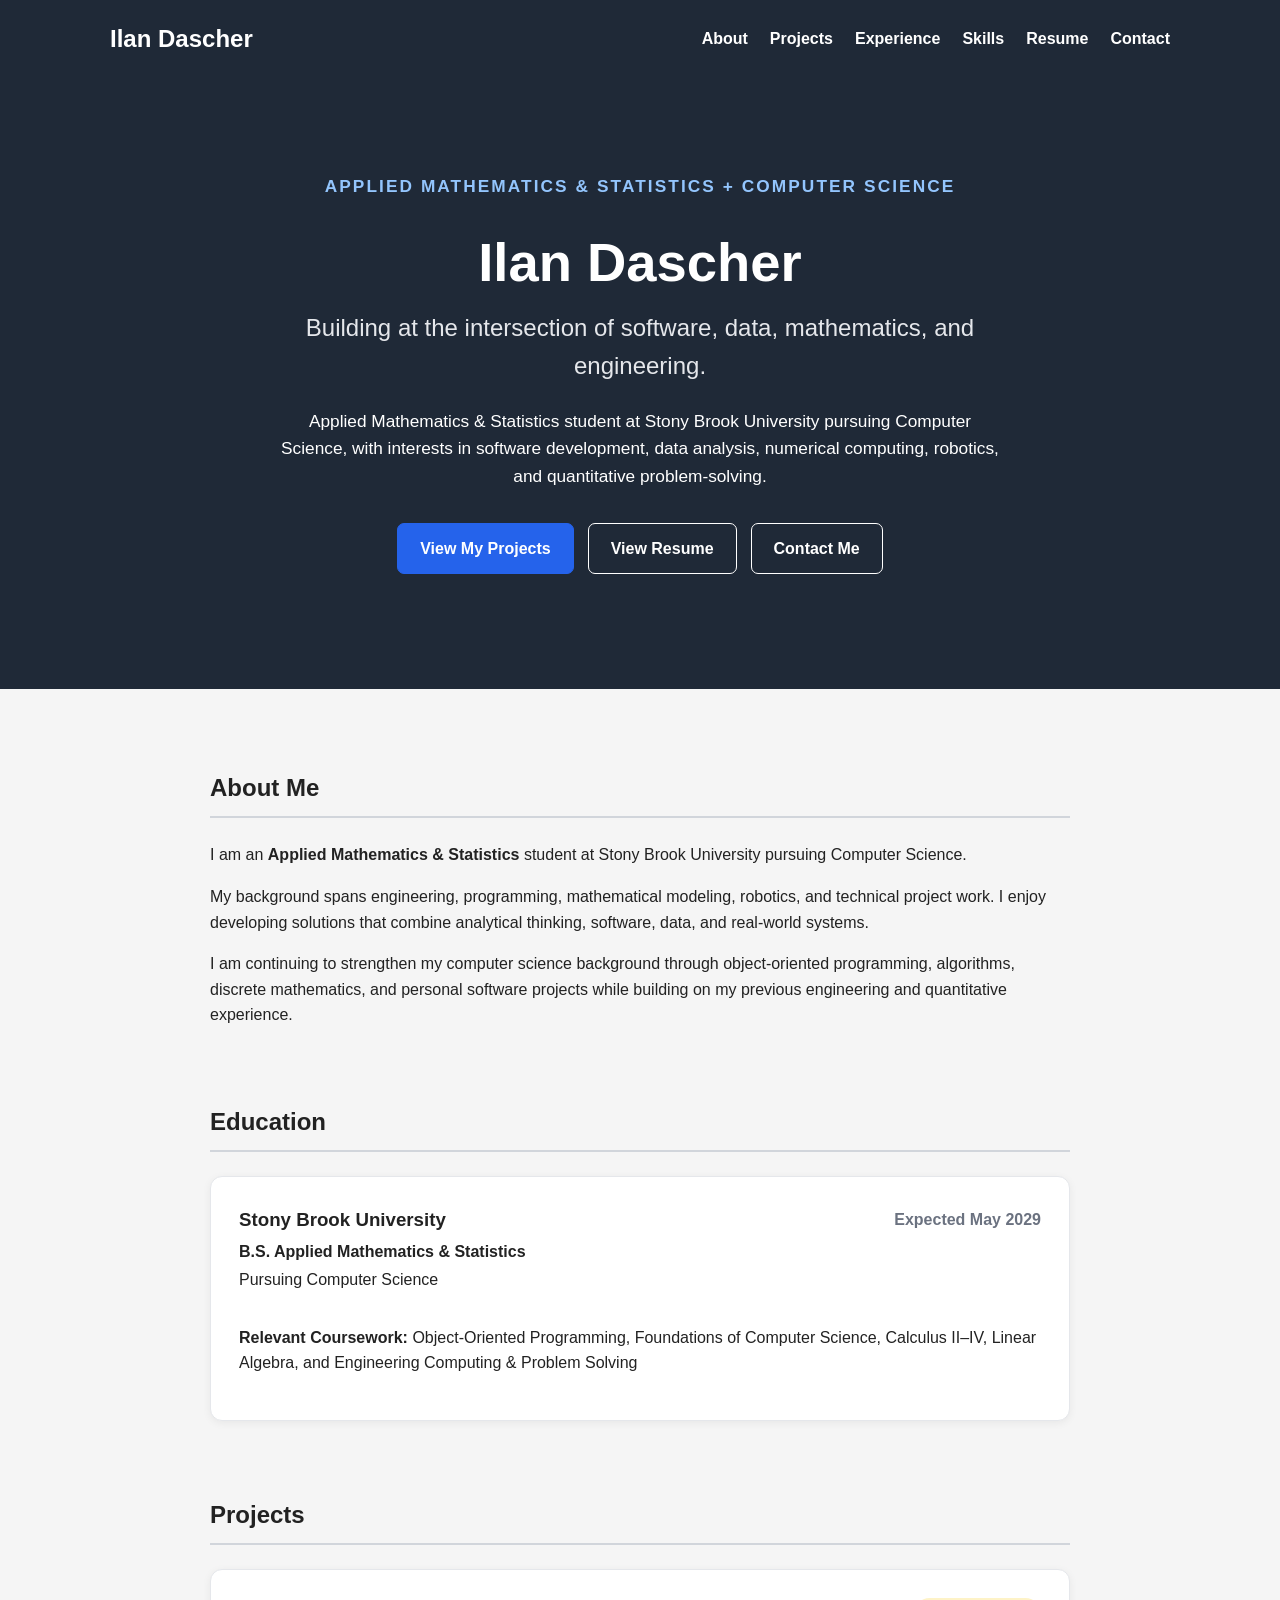
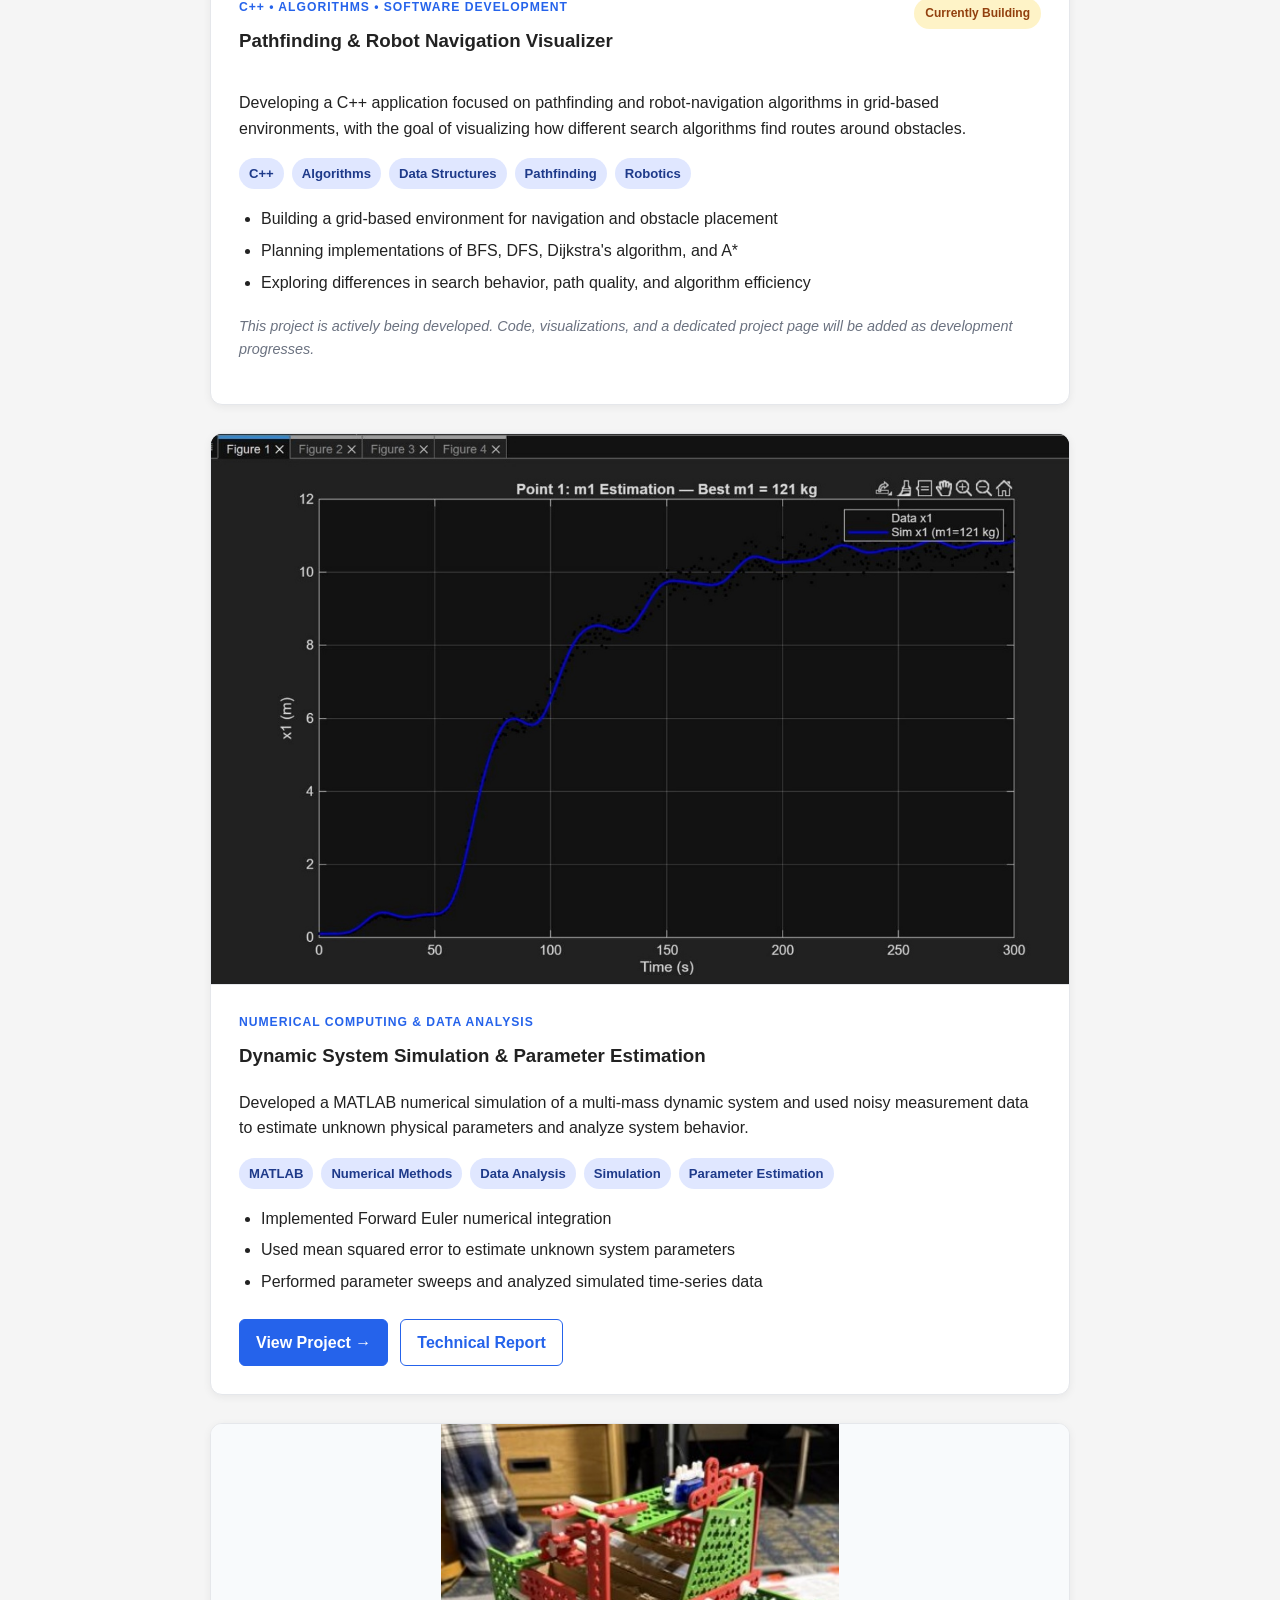
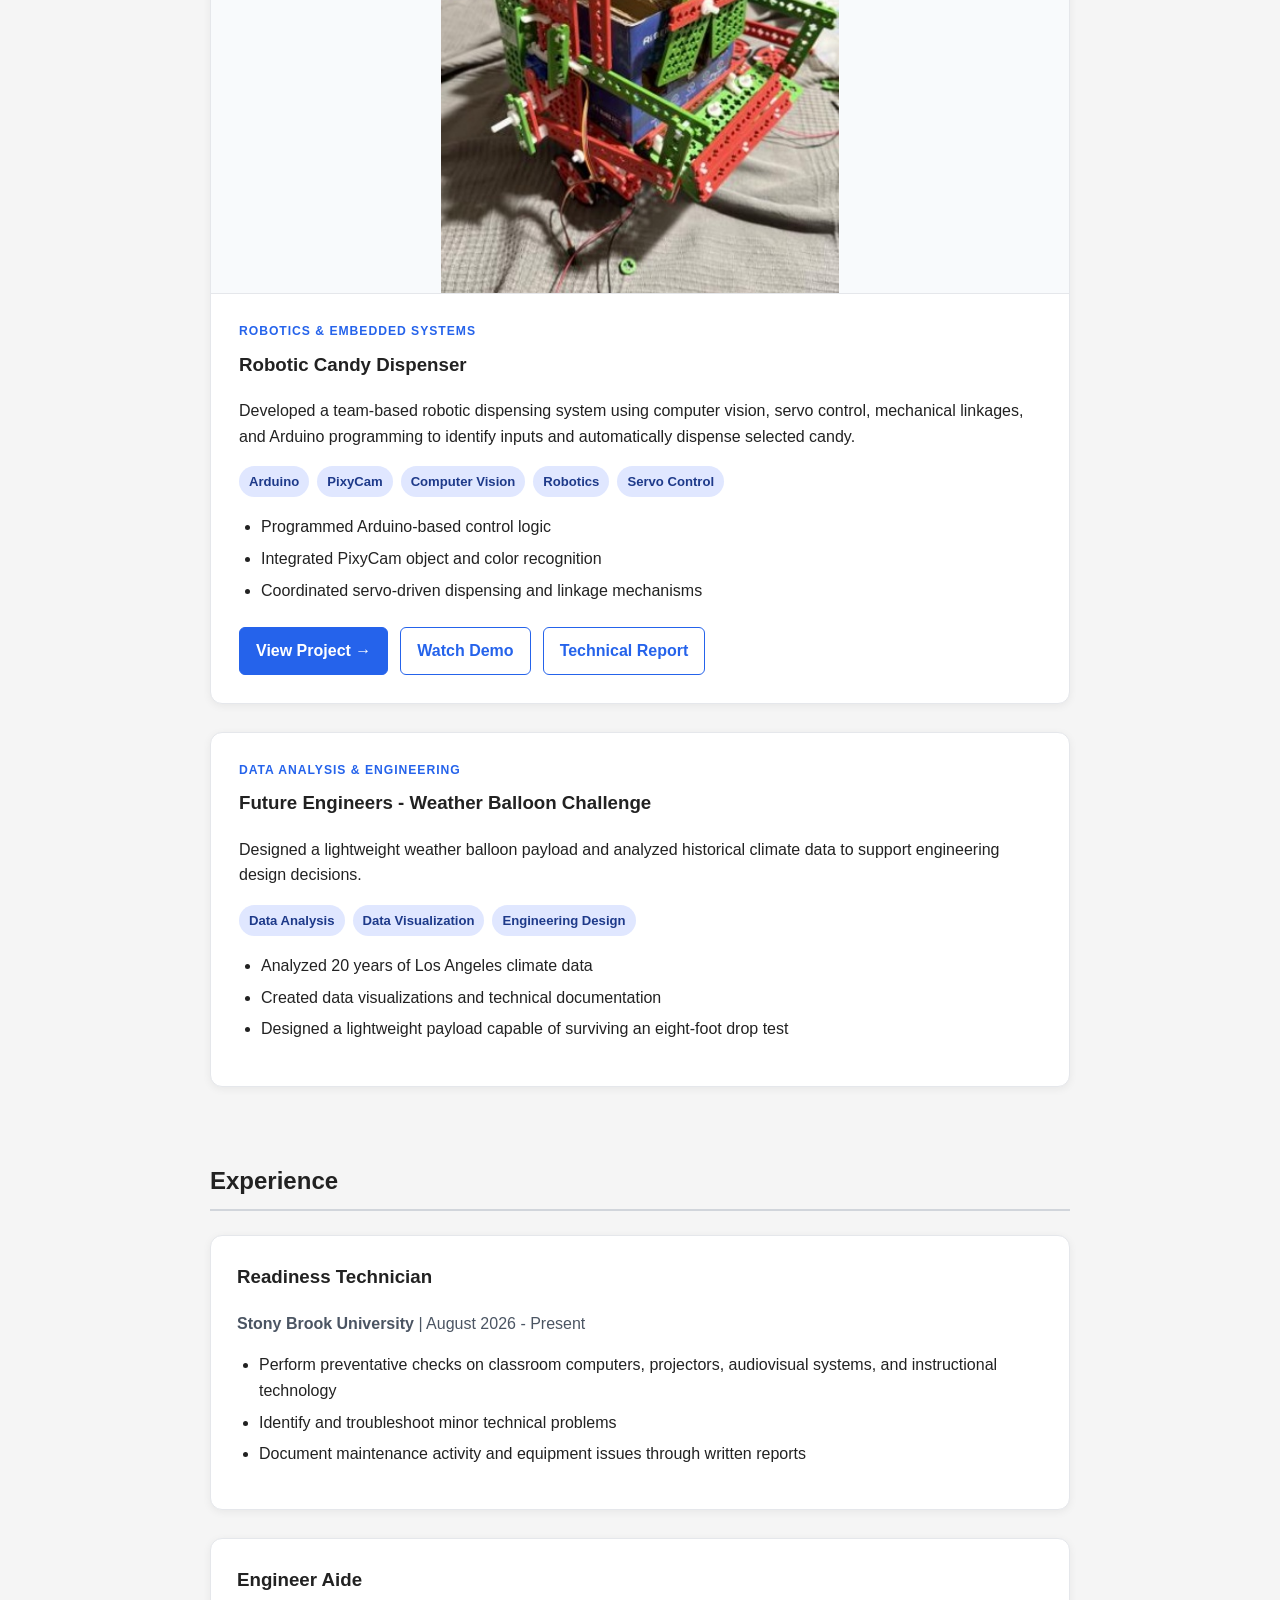
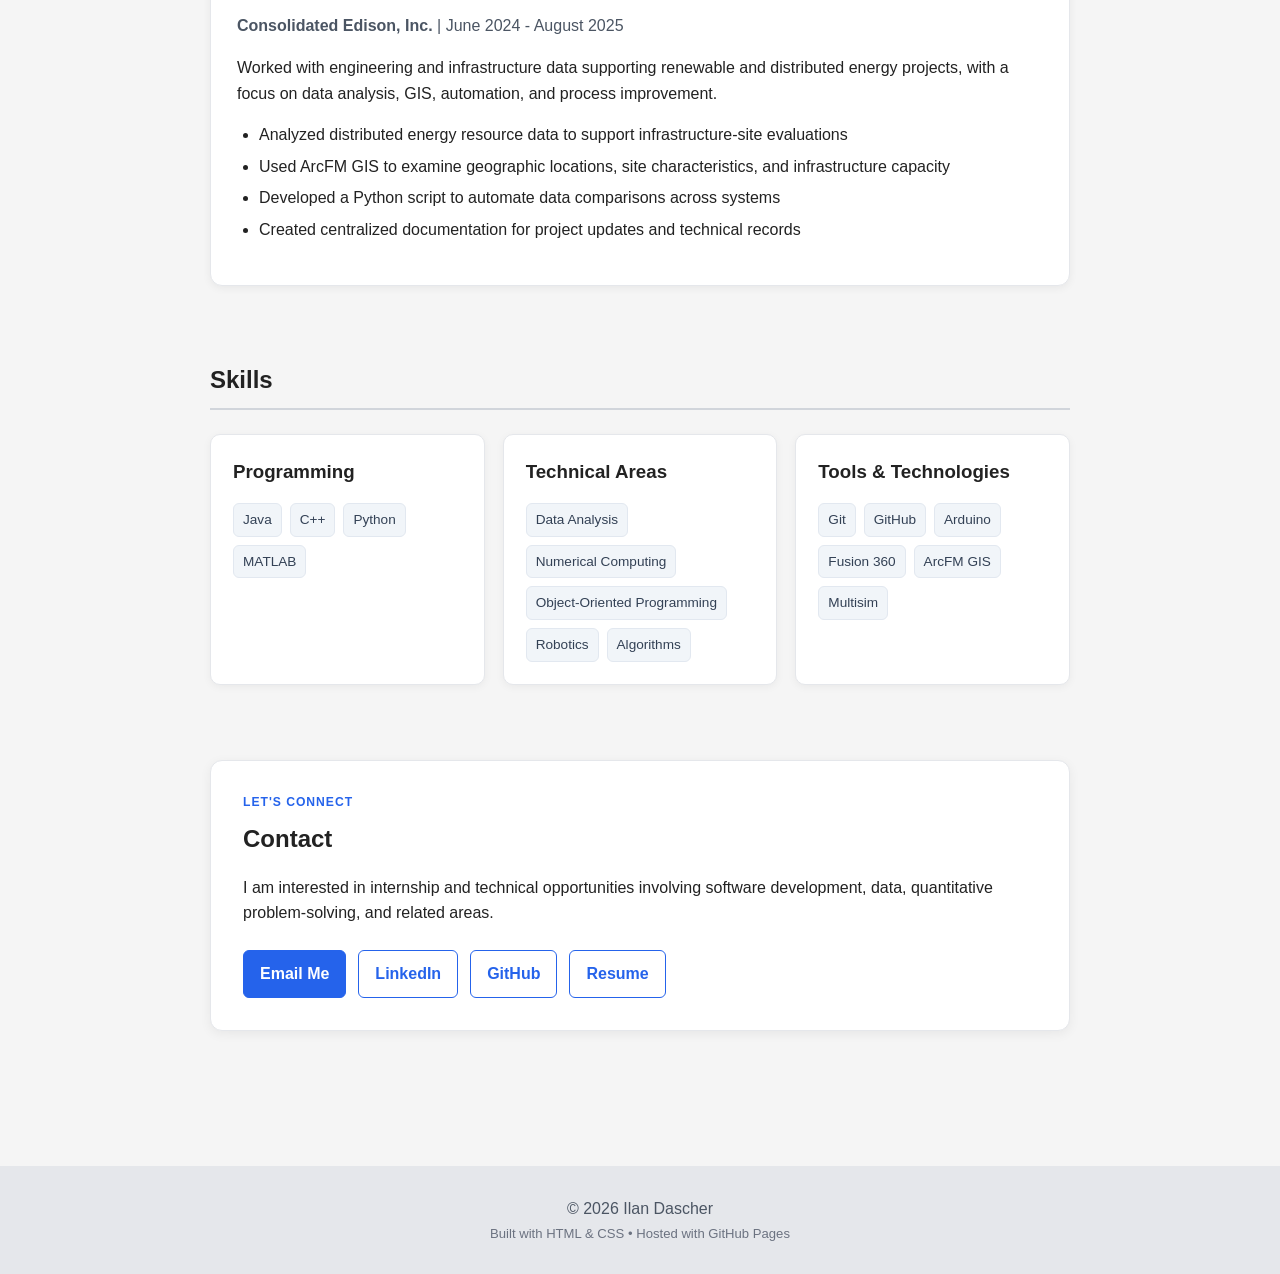
<file: index.html>
<!DOCTYPE html>

<html lang="en">

<head>
    <meta charset="UTF-8">

    <meta
        name="viewport"
        content="width=device-width, initial-scale=1.0"
    >

    <meta
        name="description"
        content="Portfolio of Ilan Dascher, an Applied Mathematics & Statistics student at Stony Brook University pursuing Computer Science, with projects in software, data analysis, numerical computing, and robotics."
    >

    <title>Ilan Dascher | Portfolio</title>

    <link rel="stylesheet" href="style.css">
</head>


<body>

    <!-- =========================
         HEADER
    ========================== -->

    <header id="top">

        <nav>

            <h2>
                <a href="#top" class="nav-name">
                    Ilan Dascher
                </a>
            </h2>


            <div class="nav-links">

                <a href="#about">
                    About
                </a>

                <a href="#projects">
                    Projects
                </a>

                <a href="#experience">
                    Experience
                </a>

                <a href="#skills">
                    Skills
                </a>

                <a
                    href="resume/Ilan-Dascher-Resume.pdf"
                    target="_blank"
                    rel="noopener noreferrer"
                >
                    Resume
                </a>

                <a href="#contact">
                    Contact
                </a>

            </div>

        </nav>


        <!-- =========================
             HERO
        ========================== -->

        <div class="hero">

            <p class="hero-label">
                Applied Mathematics & Statistics + Computer Science
            </p>


            <h1>
                Ilan Dascher
            </h1>


            <h2>
                Building at the intersection of software,
                data, mathematics, and engineering.
            </h2>


            <p>
                Applied Mathematics & Statistics student at Stony Brook
                University pursuing Computer Science, with interests in
                software development, data analysis, numerical computing,
                robotics, and quantitative problem-solving.
            </p>


            <div class="hero-buttons">

                <a
                    href="#projects"
                    class="button"
                >
                    View My Projects
                </a>


                <a
                    href="resume/Ilan-Dascher-Resume.pdf"
                    target="_blank"
                    rel="noopener noreferrer"
                    class="button button-secondary"
                >
                    View Resume
                </a>


                <a
                    href="mailto:ilan.dascher@stonybrook.edu"
                    class="button button-secondary"
                >
                    Contact Me
                </a>

            </div>

        </div>

    </header>



    <main>

        <!-- =========================
             ABOUT
        ========================== -->

        <section id="about">

            <h2>
                About Me
            </h2>


            <p>
                I am an <strong>Applied Mathematics & Statistics</strong>
                student at Stony Brook University pursuing Computer Science.
            </p>


            <p>
                My background spans engineering, programming, mathematical
                modeling, robotics, and technical project work. I enjoy
                developing solutions that combine analytical thinking,
                software, data, and real-world systems.
            </p>


            <p>
                I am continuing to strengthen my computer science background
                through object-oriented programming, algorithms, discrete
                mathematics, and personal software projects while building
                on my previous engineering and quantitative experience.
            </p>

        </section>



        <!-- =========================
             EDUCATION
        ========================== -->

        <section id="education">

            <h2>
                Education
            </h2>


            <article class="education-card">

                <div class="education-heading">

                    <div>

                        <h3>
                            Stony Brook University
                        </h3>

                        <p class="education-degree">
                            B.S. Applied Mathematics & Statistics
                        </p>

                        <p>
                            Pursuing Computer Science
                        </p>

                    </div>


                    <p class="education-date">
                        Expected May 2029
                    </p>

                </div>


                <p>
                    <strong>Relevant Coursework:</strong>
                    Object-Oriented Programming, Foundations of Computer
                    Science, Calculus II–IV, Linear Algebra, and
                    Engineering Computing & Problem Solving
                </p>

            </article>

        </section>



        <!-- =========================
             PROJECTS
        ========================== -->

        <section id="projects">

            <h2>
                Projects
            </h2>


            <!-- =====================
                 C++ PROJECT
            ====================== -->

            <article class="project-card">

                <div class="project-card-content">

                    <div class="project-heading-row">

                        <div>

                            <p class="project-type">
                                C++ • Algorithms • Software Development
                            </p>


                            <h3>
                                Pathfinding & Robot Navigation Visualizer
                            </h3>

                        </div>


                        <span class="status-badge">
                            Currently Building
                        </span>

                    </div>


                    <p>
                        Developing a C++ application focused on pathfinding
                        and robot-navigation algorithms in grid-based
                        environments, with the goal of visualizing how
                        different search algorithms find routes around
                        obstacles.
                    </p>


                    <div class="tech-tags">

                        <span>C++</span>
                        <span>Algorithms</span>
                        <span>Data Structures</span>
                        <span>Pathfinding</span>
                        <span>Robotics</span>

                    </div>


                    <ul>

                        <li>
                            Building a grid-based environment for navigation
                            and obstacle placement
                        </li>

                        <li>
                            Planning implementations of BFS, DFS,
                            Dijkstra's algorithm, and A*
                        </li>

                        <li>
                            Exploring differences in search behavior,
                            path quality, and algorithm efficiency
                        </li>

                    </ul>


                    <p class="project-progress-note">
                        This project is actively being developed. Code,
                        visualizations, and a dedicated project page will
                        be added as development progresses.
                    </p>

                </div>

            </article>



            <!-- =====================
                 MATLAB PROJECT
            ====================== -->

            <article class="project-card">

                <img
                    src="images/matlab-parameter-estimation.jpg"
                    alt="MATLAB simulation compared with noisy measurement data for parameter estimation"
                    class="project-image project-plot"
                    loading="lazy"
                >


                <div class="project-card-content">

                    <p class="project-type">
                        Numerical Computing & Data Analysis
                    </p>


                    <h3>
                        Dynamic System Simulation & Parameter Estimation
                    </h3>


                    <p>
                        Developed a MATLAB numerical simulation of a
                        multi-mass dynamic system and used noisy measurement
                        data to estimate unknown physical parameters and
                        analyze system behavior.
                    </p>


                    <div class="tech-tags">

                        <span>MATLAB</span>
                        <span>Numerical Methods</span>
                        <span>Data Analysis</span>
                        <span>Simulation</span>
                        <span>Parameter Estimation</span>

                    </div>


                    <ul>

                        <li>
                            Implemented Forward Euler numerical integration
                        </li>

                        <li>
                            Used mean squared error to estimate unknown
                            system parameters
                        </li>

                        <li>
                            Performed parameter sweeps and analyzed
                            simulated time-series data
                        </li>

                    </ul>


                    <div class="project-links">

                        <a
                            href="projects/matlab-simulation.html"
                            class="project-button"
                        >
                            View Project →
                        </a>


                        <a
                            href="reports/matlab-dynamic-system-report.pdf"
                            target="_blank"
                            rel="noopener noreferrer"
                            class="project-button project-button-secondary"
                        >
                            Technical Report
                        </a>

                    </div>

                </div>

            </article>



            <!-- =====================
                 CANDY DISPENSER
            ====================== -->

            <article class="project-card">

                <img
                    src="images/candy-dispenser-main.jpg"
                    alt="Completed robotic candy dispenser"
                    class="project-image project-photo"
                    loading="lazy"
                >


                <div class="project-card-content">

                    <p class="project-type">
                        Robotics & Embedded Systems
                    </p>


                    <h3>
                        Robotic Candy Dispenser
                    </h3>


                    <p>
                        Developed a team-based robotic dispensing system
                        using computer vision, servo control, mechanical
                        linkages, and Arduino programming to identify inputs
                        and automatically dispense selected candy.
                    </p>


                    <div class="tech-tags">

                        <span>Arduino</span>
                        <span>PixyCam</span>
                        <span>Computer Vision</span>
                        <span>Robotics</span>
                        <span>Servo Control</span>

                    </div>


                    <ul>

                        <li>
                            Programmed Arduino-based control logic
                        </li>

                        <li>
                            Integrated PixyCam object and color recognition
                        </li>

                        <li>
                            Coordinated servo-driven dispensing and
                            linkage mechanisms
                        </li>

                    </ul>


                    <div class="project-links">

                        <a
                            href="projects/candy-dispenser.html"
                            class="project-button"
                        >
                            View Project →
                        </a>


                        <a
                            href="https://youtube.com/shorts/zyL90W8pS90?si=U88hbHphQnXdbIb9"
                            target="_blank"
                            rel="noopener noreferrer"
                            class="project-button project-button-secondary"
                        >
                            Watch Demo
                        </a>


                        <a
                            href="reports/candy-dispenser-report.pdf"
                            target="_blank"
                            rel="noopener noreferrer"
                            class="project-button project-button-secondary"
                        >
                            Technical Report
                        </a>

                    </div>

                </div>

            </article>



            <!-- =====================
                 WEATHER BALLOON
            ====================== -->

            <article class="project-card">

                <div class="project-card-content">

                    <p class="project-type">
                        Data Analysis & Engineering
                    </p>


                    <h3>
                        Future Engineers - Weather Balloon Challenge
                    </h3>


                    <p>
                        Designed a lightweight weather balloon payload
                        and analyzed historical climate data to support
                        engineering design decisions.
                    </p>


                    <div class="tech-tags">

                        <span>Data Analysis</span>
                        <span>Data Visualization</span>
                        <span>Engineering Design</span>

                    </div>


                    <ul>

                        <li>
                            Analyzed 20 years of Los Angeles climate data
                        </li>

                        <li>
                            Created data visualizations and technical
                            documentation
                        </li>

                        <li>
                            Designed a lightweight payload capable of
                            surviving an eight-foot drop test
                        </li>

                    </ul>

                </div>

            </article>

        </section>



        <!-- =========================
             EXPERIENCE
        ========================== -->

        <section id="experience">

            <h2>
                Experience
            </h2>


            <article>

                <h3>
                    Readiness Technician
                </h3>


                <p class="experience-meta">
                    <strong>Stony Brook University</strong>
                    | August 2026 - Present
                </p>


                <ul>

                    <li>
                        Perform preventative checks on classroom computers,
                        projectors, audiovisual systems, and instructional
                        technology
                    </li>

                    <li>
                        Identify and troubleshoot minor technical problems
                    </li>

                    <li>
                        Document maintenance activity and equipment issues
                        through written reports
                    </li>

                </ul>

            </article>



            <article>

                <h3>
                    Engineer Aide
                </h3>


                <p class="experience-meta">
                    <strong>Consolidated Edison, Inc.</strong>
                    | June 2024 - August 2025
                </p>


                <p>
                    Worked with engineering and infrastructure data
                    supporting renewable and distributed energy projects,
                    with a focus on data analysis, GIS, automation, and
                    process improvement.
                </p>


                <ul>

                    <li>
                        Analyzed distributed energy resource data to
                        support infrastructure-site evaluations
                    </li>

                    <li>
                        Used ArcFM GIS to examine geographic locations,
                        site characteristics, and infrastructure capacity
                    </li>

                    <li>
                        Developed a Python script to automate data
                        comparisons across systems
                    </li>

                    <li>
                        Created centralized documentation for project
                        updates and technical records
                    </li>

                </ul>

            </article>

        </section>



        <!-- =========================
             SKILLS
        ========================== -->

        <section id="skills">

            <h2>
                Skills
            </h2>


            <div class="skills-grid">


                <div class="skill-card">

                    <h3>
                        Programming
                    </h3>


                    <div class="skill-tags">

                        <span>Java</span>
                        <span>C++</span>
                        <span>Python</span>
                        <span>MATLAB</span>

                    </div>

                </div>



                <div class="skill-card">

                    <h3>
                        Technical Areas
                    </h3>


                    <div class="skill-tags">

                        <span>Data Analysis</span>
                        <span>Numerical Computing</span>
                        <span>Object-Oriented Programming</span>
                        <span>Robotics</span>
                        <span>Algorithms</span>

                    </div>

                </div>



                <div class="skill-card">

                    <h3>
                        Tools & Technologies
                    </h3>


                    <div class="skill-tags">

                        <span>Git</span>
                        <span>GitHub</span>
                        <span>Arduino</span>
                        <span>Fusion 360</span>
                        <span>ArcFM GIS</span>
                        <span>Multisim</span>

                    </div>

                </div>


            </div>

        </section>



        <!-- =========================
             CONTACT
        ========================== -->

        <section id="contact">

            <div class="contact-card">

                <p class="project-type">
                    Let's Connect
                </p>


                <h2>
                    Contact
                </h2>


                <p>
                    I am interested in internship and technical opportunities
                    involving software development, data, quantitative
                    problem-solving, and related areas.
                </p>


                <div class="contact-buttons">

                    <a
                        href="mailto:ilan.dascher@stonybrook.edu"
                        class="project-button"
                    >
                        Email Me
                    </a>


                    <a
                        href="https://www.linkedin.com/in/ilan-dascher-517844379"
                        target="_blank"
                        rel="noopener noreferrer"
                        class="project-button project-button-secondary"
                    >
                        LinkedIn
                    </a>


                    <a
                        href="https://github.com/ilandascher"
                        target="_blank"
                        rel="noopener noreferrer"
                        class="project-button project-button-secondary"
                    >
                        GitHub
                    </a>


                    <a
                        href="resume/Ilan-Dascher-Resume.pdf"
                        target="_blank"
                        rel="noopener noreferrer"
                        class="project-button project-button-secondary"
                    >
                        Resume
                    </a>

                </div>

            </div>

        </section>

    </main>



    <!-- =========================
         FOOTER
    ========================== -->

    <footer>

        <p>
            © 2026 Ilan Dascher
        </p>

        <p class="footer-subtext">
            Built with HTML & CSS • Hosted with GitHub Pages
        </p>

    </footer>


</body>

</html>
</file>
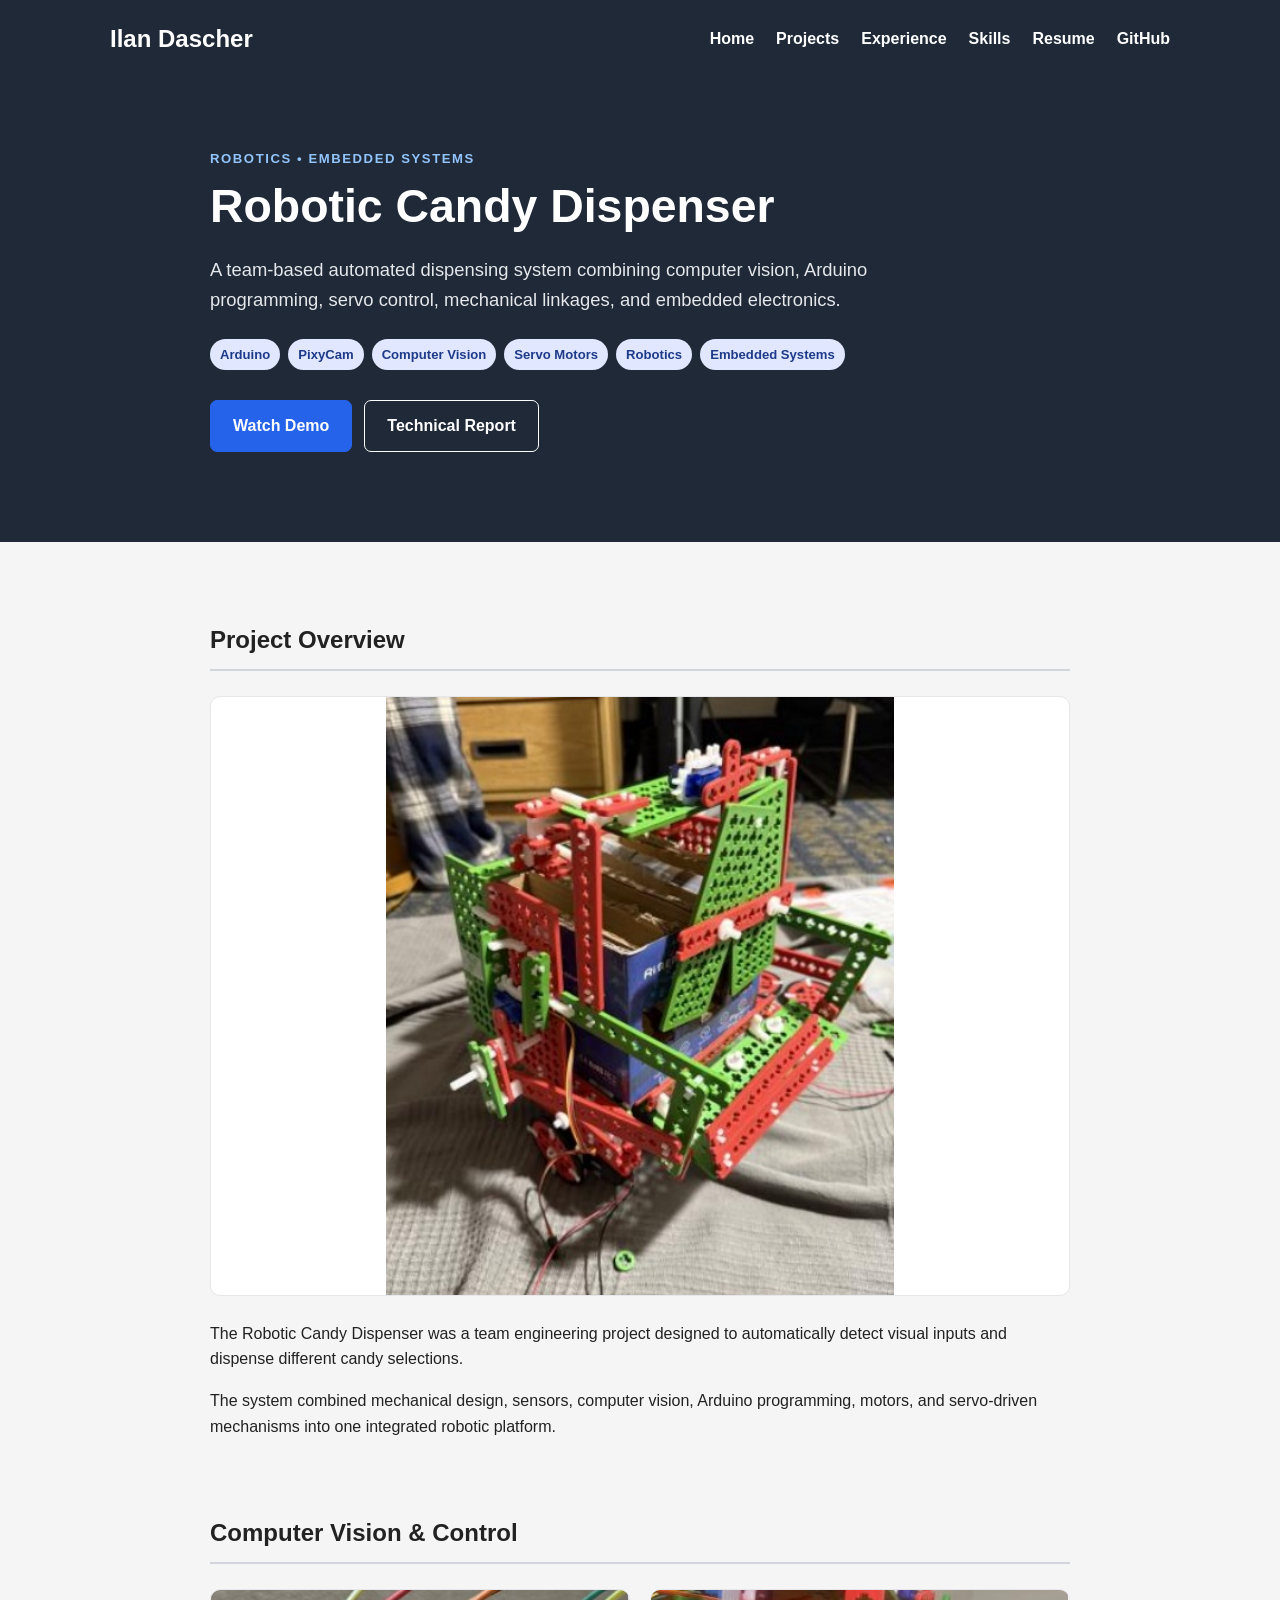
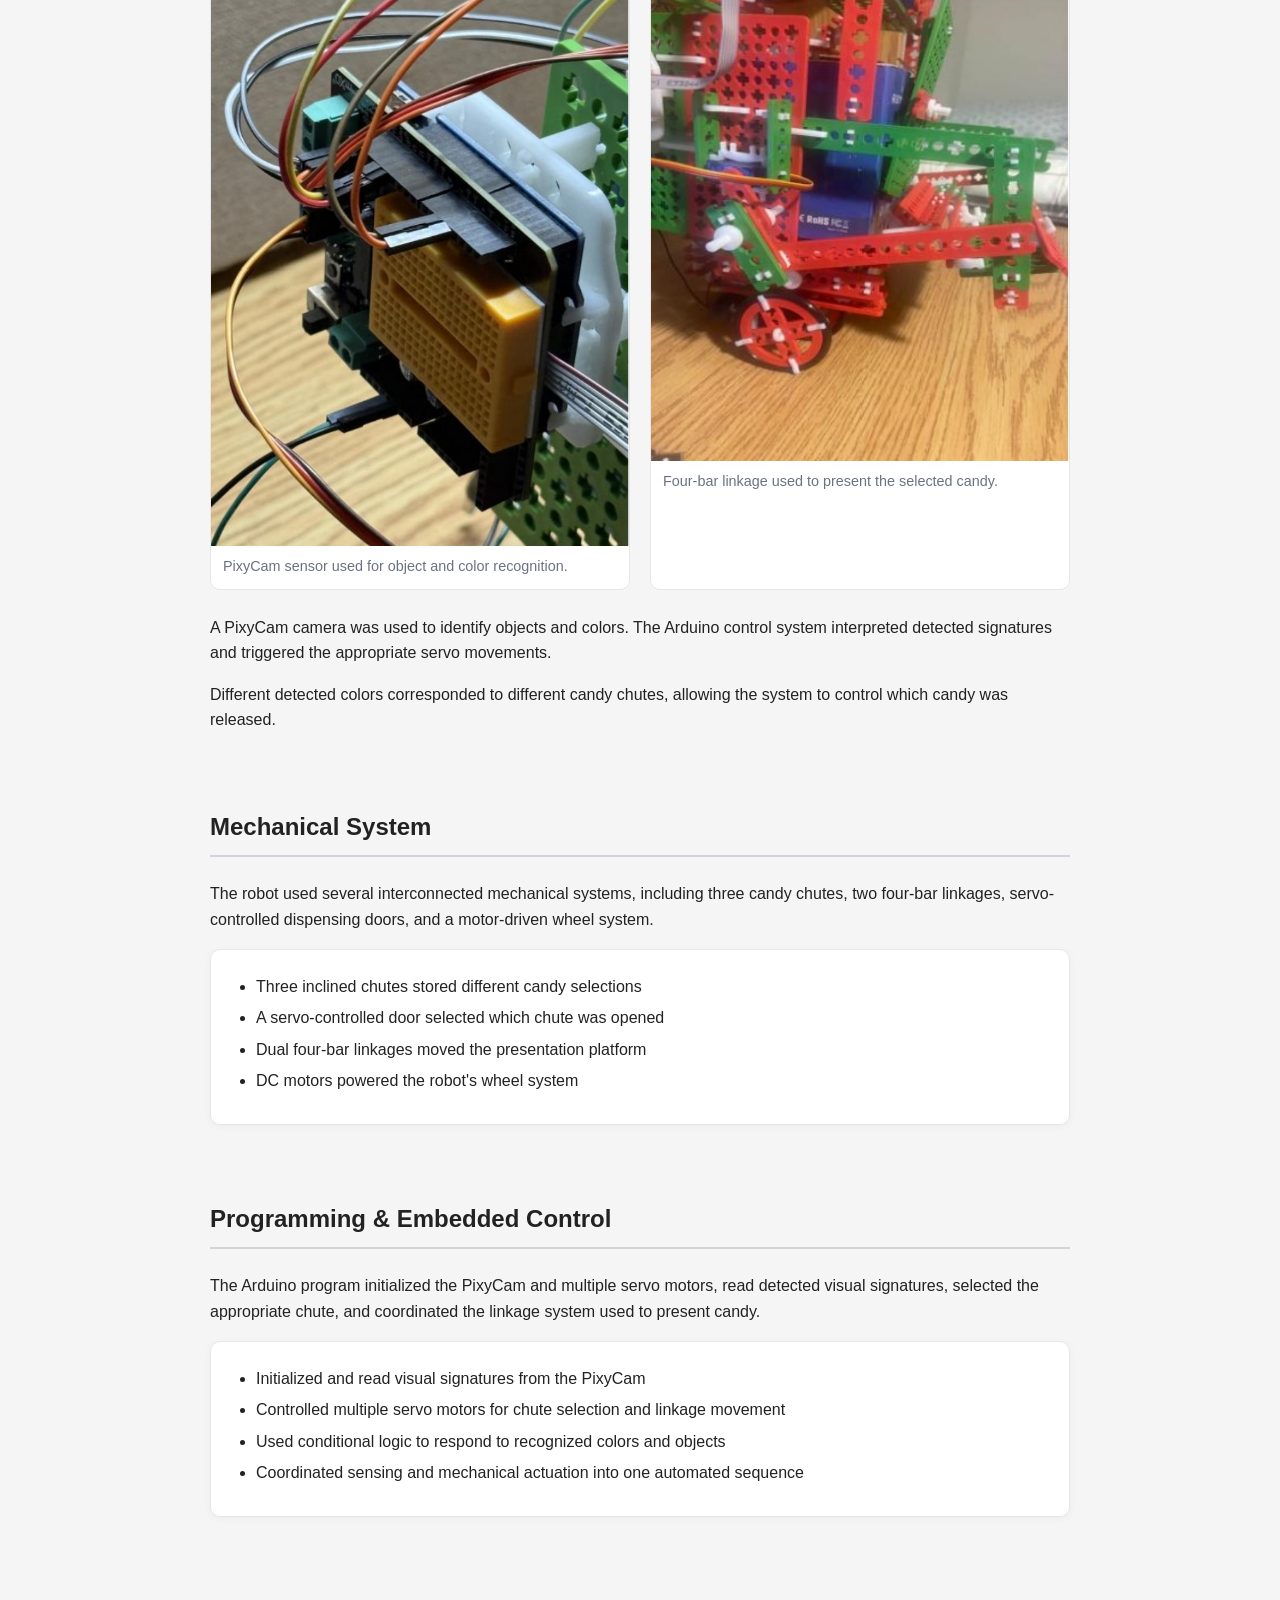
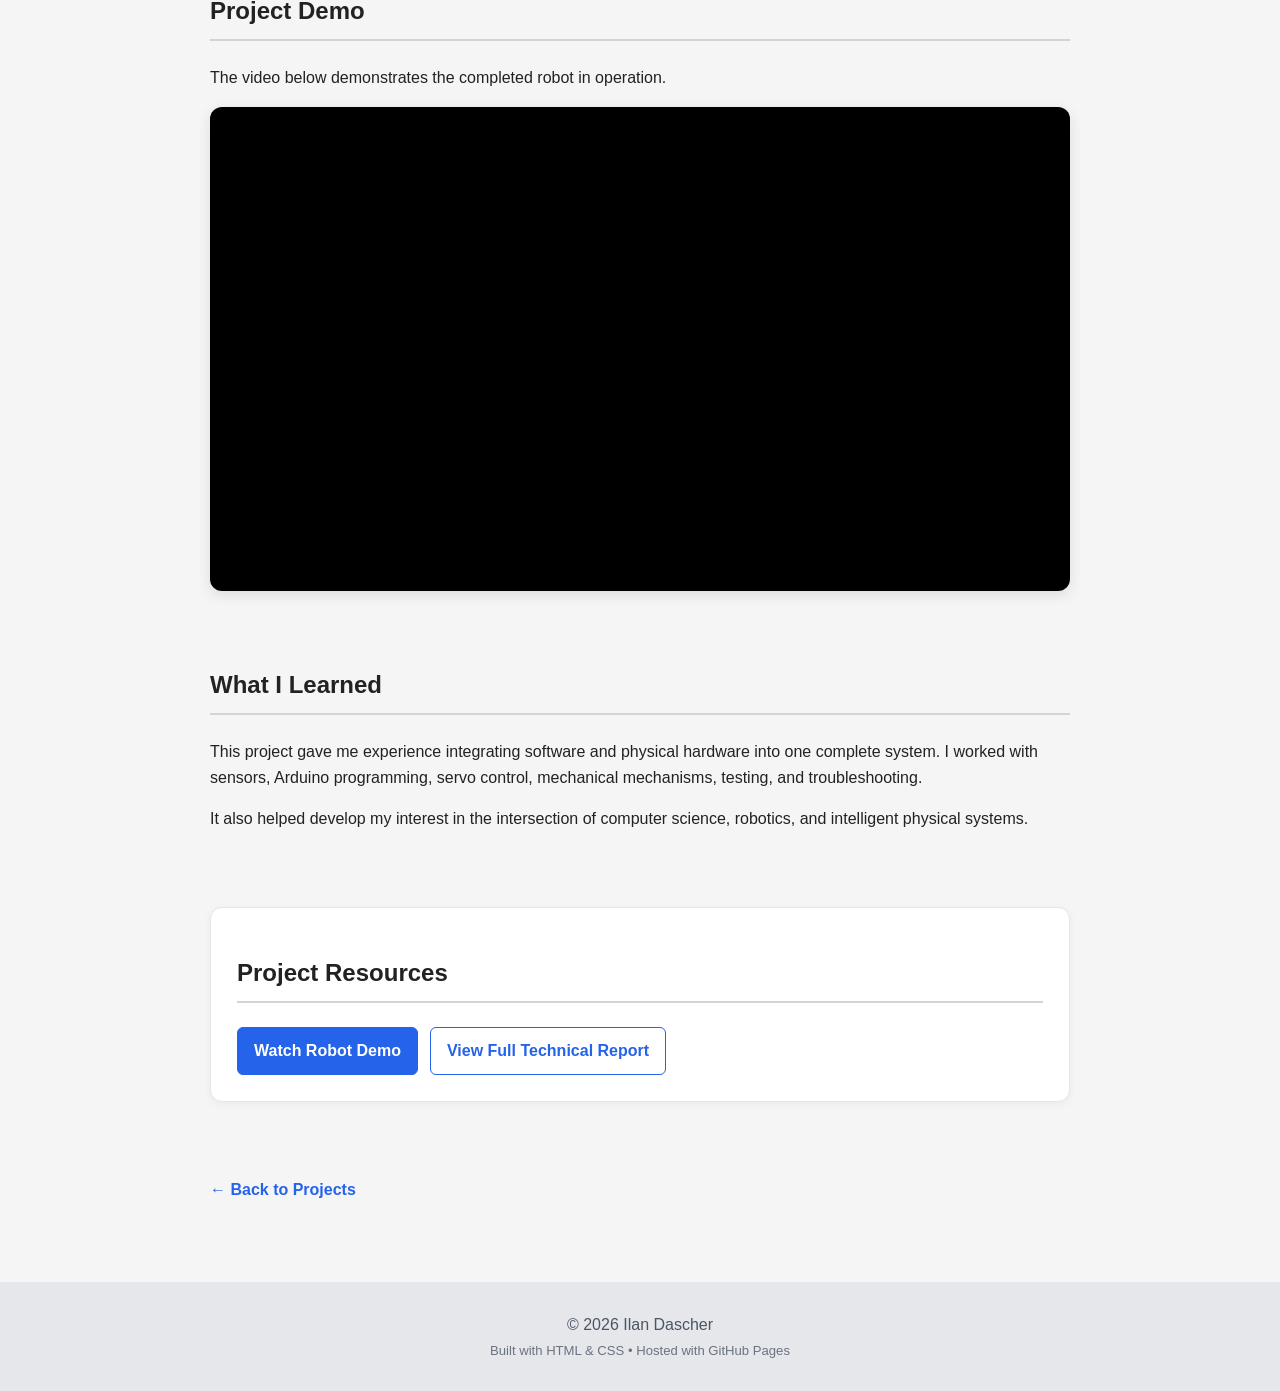
<file: projects/candy-dispenser.html>
<!DOCTYPE html>

<html lang="en">

<head>
    <meta charset="UTF-8">

    <meta
        name="viewport"
        content="width=device-width, initial-scale=1.0"
    >

    <title>
        Robotic Candy Dispenser | Ilan Dascher
    </title>

    <link rel="stylesheet" href="../style.css">
</head>


<body>

    <header>

        <nav>

            <h2>
                <a
                    href="../index.html"
                    class="nav-name"
                >
                    Ilan Dascher
                </a>
            </h2>


            <div class="nav-links">

                <a href="../index.html">
                    Home
                </a>

                <a href="../index.html#projects">
                    Projects
                </a>

                <a href="../index.html#experience">
                    Experience
                </a>

                <a href="../index.html#skills">
                    Skills
                </a>

                <a
                    href="../resume/Ilan-Dascher-Resume.pdf"
                    target="_blank"
                    rel="noopener noreferrer"
                >
                    Resume
                </a>

                <a
                    href="https://github.com/ilandascher"
                    target="_blank"
                    rel="noopener noreferrer"
                >
                    GitHub
                </a>

            </div>

        </nav>


        <div class="project-hero">

            <p class="project-label">
                Robotics • Embedded Systems
            </p>


            <h1>
                Robotic Candy Dispenser
            </h1>


            <p class="project-summary">
                A team-based automated dispensing system combining
                computer vision, Arduino programming, servo control,
                mechanical linkages, and embedded electronics.
            </p>


            <div class="tech-tags project-page-tags">

                <span>Arduino</span>
                <span>PixyCam</span>
                <span>Computer Vision</span>
                <span>Servo Motors</span>
                <span>Robotics</span>
                <span>Embedded Systems</span>

            </div>


            <div class="project-hero-links">

                <a
                    href="https://youtube.com/shorts/zyL90W8pS90?si=U88hbHphQnXdbIb9"
                    target="_blank"
                    rel="noopener noreferrer"
                    class="button"
                >
                    Watch Demo
                </a>


                <a
                    href="../reports/candy-dispenser-report.pdf"
                    target="_blank"
                    rel="noopener noreferrer"
                    class="button button-secondary"
                >
                    Technical Report
                </a>

            </div>

        </div>

    </header>


    <main class="project-page">


        <section>

            <h2>
                Project Overview
            </h2>


            <img
                src="../images/candy-dispenser-main.jpg"
                alt="Completed robotic candy dispenser"
                class="detail-image project-photo-detail"
            >


            <p>
                The Robotic Candy Dispenser was a team engineering project
                designed to automatically detect visual inputs and dispense
                different candy selections.
            </p>


            <p>
                The system combined mechanical design, sensors, computer vision,
                Arduino programming, motors, and servo-driven mechanisms into
                one integrated robotic platform.
            </p>

        </section>



        <section>

            <h2>
                Computer Vision & Control
            </h2>


            <div class="detail-grid">

                <figure>

                    <img
                        src="../images/candy-dispenser-pixycam.jpg"
                        alt="PixyCam sensor used by the robotic candy dispenser"
                    >

                    <figcaption>
                        PixyCam sensor used for object and color recognition.
                    </figcaption>

                </figure>


                <figure>

                    <img
                        src="../images/candy-dispenser-linkage.jpg"
                        alt="Four-bar linkage mechanism of the robotic candy dispenser"
                    >

                    <figcaption>
                        Four-bar linkage used to present the selected candy.
                    </figcaption>

                </figure>

            </div>


            <p>
                A PixyCam camera was used to identify objects and colors.
                The Arduino control system interpreted detected signatures
                and triggered the appropriate servo movements.
            </p>


            <p>
                Different detected colors corresponded to different candy
                chutes, allowing the system to control which candy was released.
            </p>

        </section>



        <section>

            <h2>
                Mechanical System
            </h2>


            <p>
                The robot used several interconnected mechanical systems,
                including three candy chutes, two four-bar linkages,
                servo-controlled dispensing doors, and a motor-driven
                wheel system.
            </p>


            <ul class="project-detail-list">

                <li>
                    Three inclined chutes stored different candy selections
                </li>

                <li>
                    A servo-controlled door selected which chute was opened
                </li>

                <li>
                    Dual four-bar linkages moved the presentation platform
                </li>

                <li>
                    DC motors powered the robot's wheel system
                </li>

            </ul>

        </section>



        <section>

            <h2>
                Programming & Embedded Control
            </h2>


            <p>
                The Arduino program initialized the PixyCam and multiple servo
                motors, read detected visual signatures, selected the appropriate
                chute, and coordinated the linkage system used to present candy.
            </p>


            <ul class="project-detail-list">

                <li>
                    Initialized and read visual signatures from the PixyCam
                </li>

                <li>
                    Controlled multiple servo motors for chute selection
                    and linkage movement
                </li>

                <li>
                    Used conditional logic to respond to recognized
                    colors and objects
                </li>

                <li>
                    Coordinated sensing and mechanical actuation into one
                    automated sequence
                </li>

            </ul>

        </section>



        <section>

            <h2>
                Project Demo
            </h2>


            <p>
                The video below demonstrates the completed robot in operation.
            </p>


            <div class="video-wrapper">

                <iframe
                    src="https://www.youtube.com/embed/zyL90W8pS90"
                    title="Robotic Candy Dispenser Demonstration"
                    allow="accelerometer; autoplay; clipboard-write; encrypted-media; gyroscope; picture-in-picture"
                    allowfullscreen
                ></iframe>

            </div>

        </section>



        <section>

            <h2>
                What I Learned
            </h2>


            <p>
                This project gave me experience integrating software and
                physical hardware into one complete system. I worked with
                sensors, Arduino programming, servo control, mechanical
                mechanisms, testing, and troubleshooting.
            </p>


            <p>
                It also helped develop my interest in the intersection of
                computer science, robotics, and intelligent physical systems.
            </p>

        </section>



        <section class="project-resource-section">

            <h2>
                Project Resources
            </h2>


            <div class="resource-links">

                <a
                    href="https://youtube.com/shorts/zyL90W8pS90?si=U88hbHphQnXdbIb9"
                    target="_blank"
                    rel="noopener noreferrer"
                    class="project-button"
                >
                    Watch Robot Demo
                </a>


                <a
                    href="../reports/candy-dispenser-report.pdf"
                    target="_blank"
                    rel="noopener noreferrer"
                    class="project-button project-button-secondary-light"
                >
                    View Full Technical Report
                </a>

            </div>

        </section>



        <div class="back-link">

            <a href="../index.html#projects">
                ← Back to Projects
            </a>

        </div>

    </main>


    <footer>

        <p>
            © 2026 Ilan Dascher
        </p>

        <p class="footer-subtext">
            Built with HTML & CSS • Hosted with GitHub Pages
        </p>

    </footer>

</body>

</html>
</file>
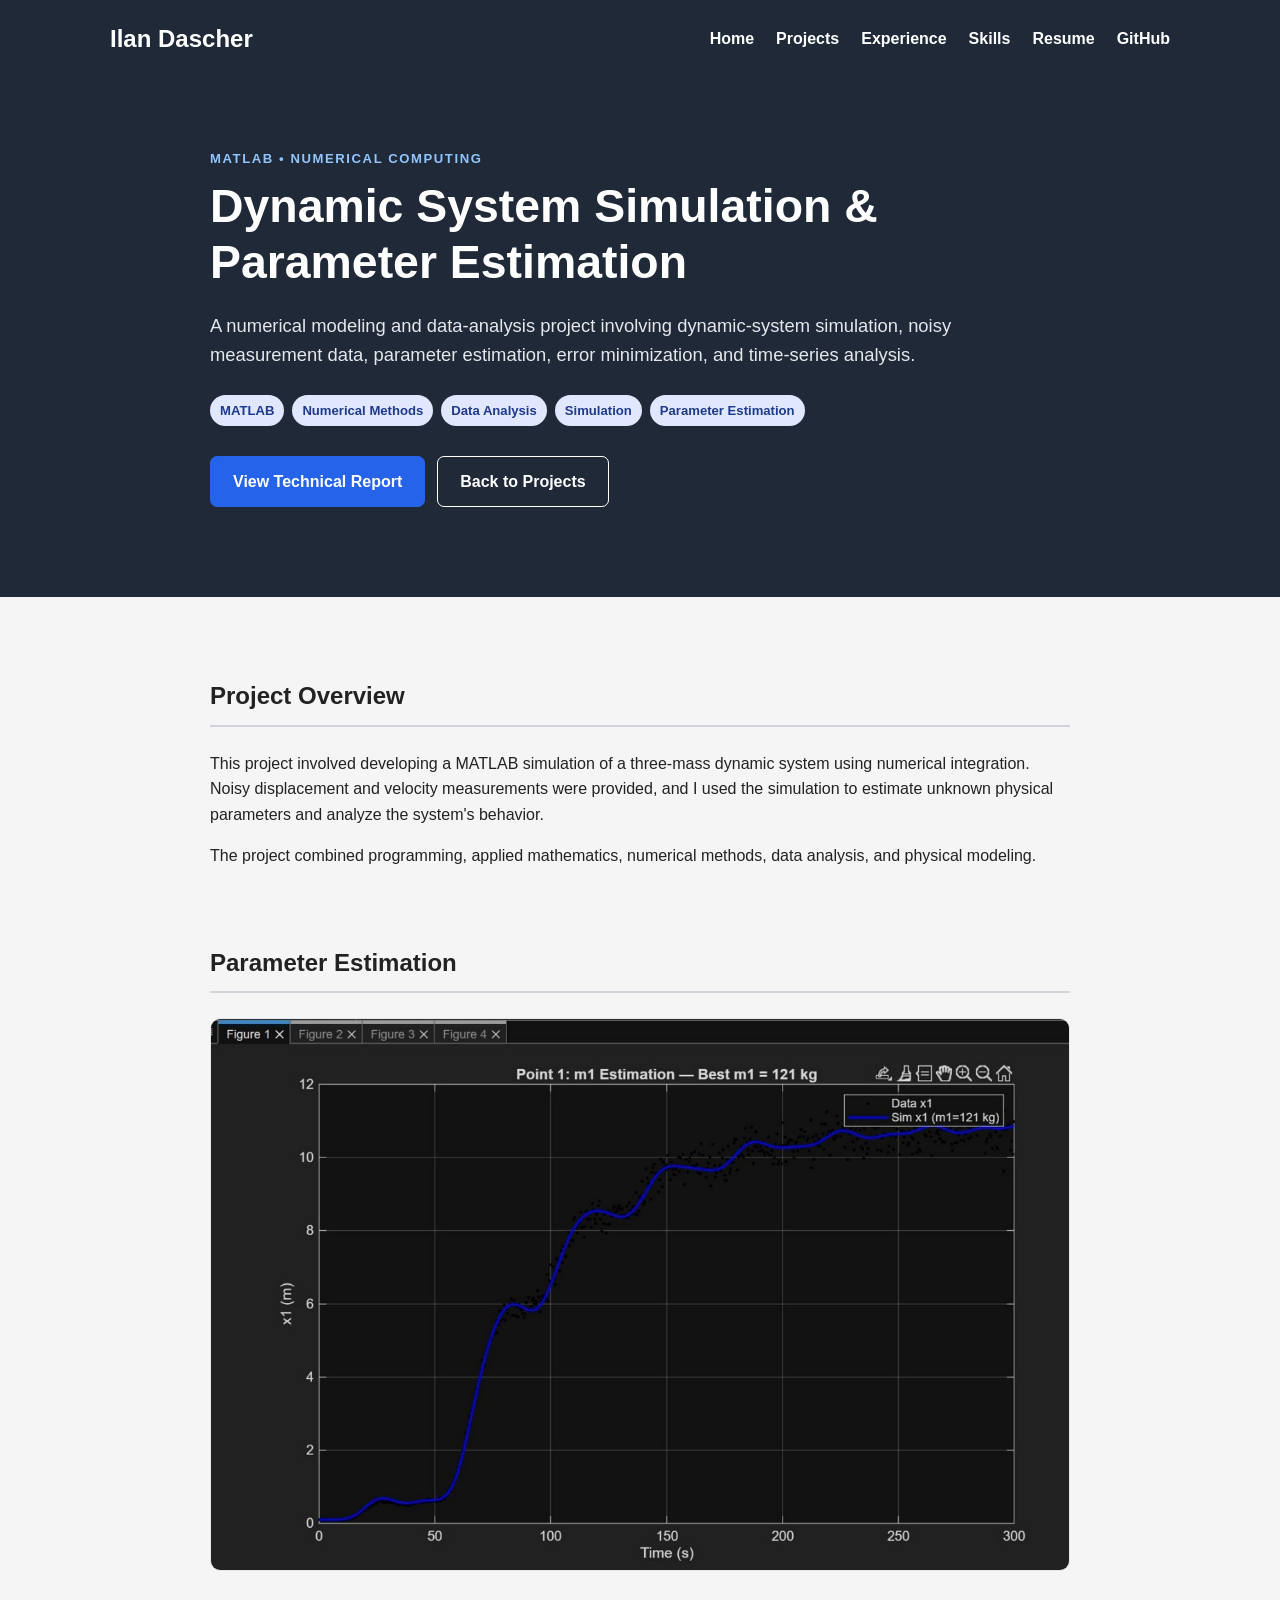
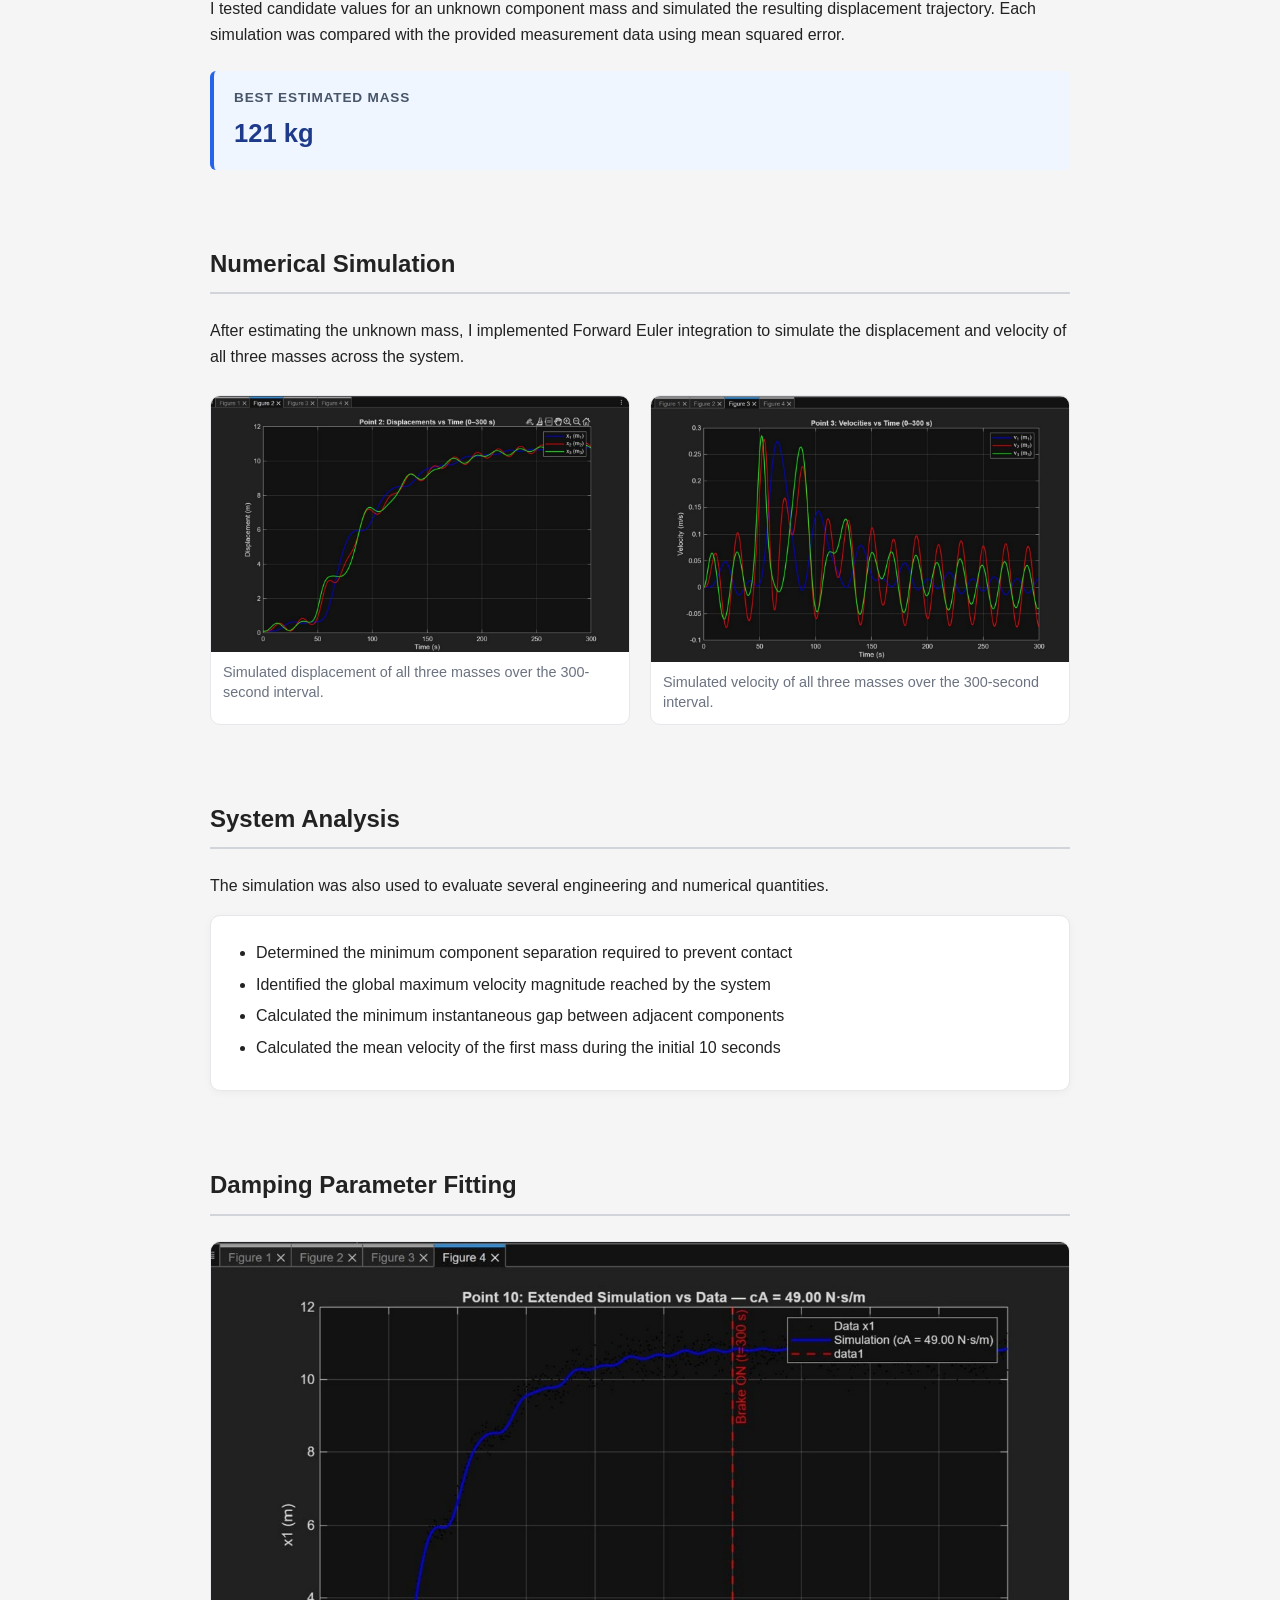
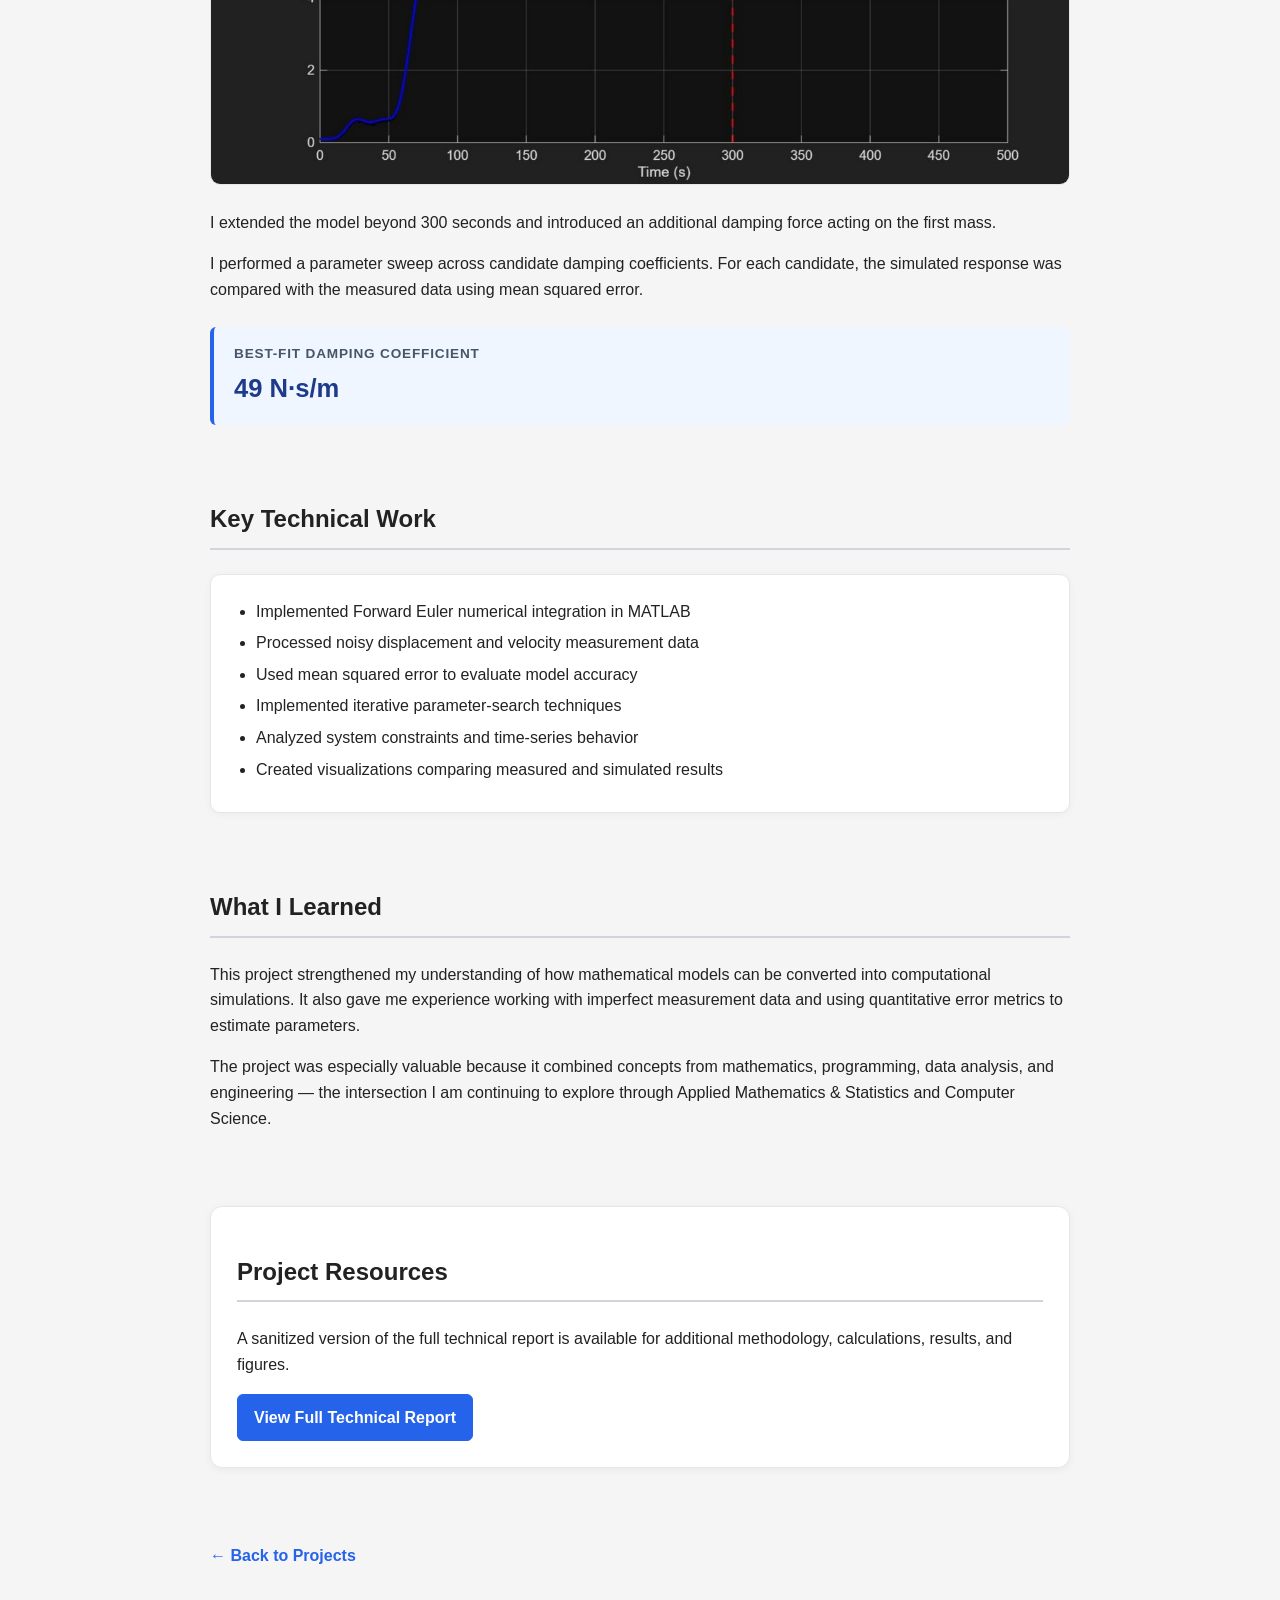
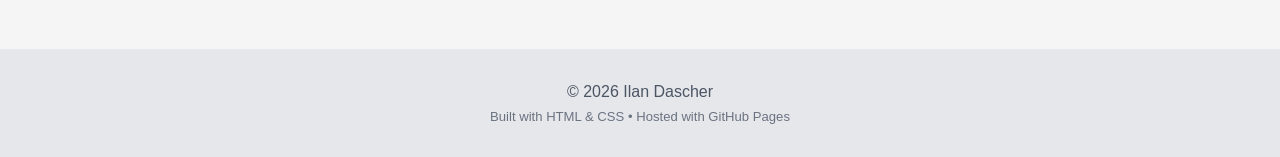
<file: projects/matlab-simulation.html>
<!DOCTYPE html>

<html lang="en">

<head>
    <meta charset="UTF-8">

    <meta
        name="viewport"
        content="width=device-width, initial-scale=1.0"
    >

    <title>
        MATLAB Dynamic System Simulation | Ilan Dascher
    </title>

    <link rel="stylesheet" href="../style.css">
</head>


<body>

    <header>

        <nav>

            <h2>
                <a
                    href="../index.html"
                    class="nav-name"
                >
                    Ilan Dascher
                </a>
            </h2>


            <div class="nav-links">

                <a href="../index.html">
                    Home
                </a>

                <a href="../index.html#projects">
                    Projects
                </a>

                <a href="../index.html#experience">
                    Experience
                </a>

                <a href="../index.html#skills">
                    Skills
                </a>

                <a
                    href="../resume/Ilan-Dascher-Resume.pdf"
                    target="_blank"
                    rel="noopener noreferrer"
                >
                    Resume
                </a>

                <a
                    href="https://github.com/ilandascher"
                    target="_blank"
                    rel="noopener noreferrer"
                >
                    GitHub
                </a>

            </div>

        </nav>


        <div class="project-hero">

            <p class="project-label">
                MATLAB • Numerical Computing
            </p>


            <h1>
                Dynamic System Simulation & Parameter Estimation
            </h1>


            <p class="project-summary">
                A numerical modeling and data-analysis project involving
                dynamic-system simulation, noisy measurement data,
                parameter estimation, error minimization, and
                time-series analysis.
            </p>


            <div class="tech-tags project-page-tags">

                <span>MATLAB</span>
                <span>Numerical Methods</span>
                <span>Data Analysis</span>
                <span>Simulation</span>
                <span>Parameter Estimation</span>

            </div>


            <div class="project-hero-links">

                <a
                    href="../reports/matlab-dynamic-system-report.pdf"
                    target="_blank"
                    rel="noopener noreferrer"
                    class="button"
                >
                    View Technical Report
                </a>


                <a
                    href="../index.html#projects"
                    class="button button-secondary"
                >
                    Back to Projects
                </a>

            </div>

        </div>

    </header>


    <main class="project-page">


        <section>

            <h2>
                Project Overview
            </h2>


            <p>
                This project involved developing a MATLAB simulation of a
                three-mass dynamic system using numerical integration.
                Noisy displacement and velocity measurements were provided,
                and I used the simulation to estimate unknown physical
                parameters and analyze the system's behavior.
            </p>


            <p>
                The project combined programming, applied mathematics,
                numerical methods, data analysis, and physical modeling.
            </p>

        </section>



        <section>

            <h2>
                Parameter Estimation
            </h2>


            <img
                src="../images/matlab-parameter-estimation.jpg"
                alt="MATLAB simulated displacement compared with noisy measured data during mass estimation"
                class="detail-image"
            >


            <p>
                I tested candidate values for an unknown component mass
                and simulated the resulting displacement trajectory.
                Each simulation was compared with the provided measurement
                data using mean squared error.
            </p>


            <div class="result-box">

                <p class="result-label">
                    Best estimated mass
                </p>

                <p class="result-value">
                    121 kg
                </p>

            </div>

        </section>



        <section>

            <h2>
                Numerical Simulation
            </h2>


            <p>
                After estimating the unknown mass, I implemented Forward Euler
                integration to simulate the displacement and velocity of all
                three masses across the system.
            </p>


            <div class="detail-grid">

                <figure>

                    <img
                        src="../images/matlab-displacements.jpg"
                        alt="MATLAB displacement versus time plot for three masses"
                    >

                    <figcaption>
                        Simulated displacement of all three masses over
                        the 300-second interval.
                    </figcaption>

                </figure>


                <figure>

                    <img
                        src="../images/matlab-velocities.jpg"
                        alt="MATLAB velocity versus time plot for three masses"
                    >

                    <figcaption>
                        Simulated velocity of all three masses over
                        the 300-second interval.
                    </figcaption>

                </figure>

            </div>

        </section>



        <section>

            <h2>
                System Analysis
            </h2>


            <p>
                The simulation was also used to evaluate several
                engineering and numerical quantities.
            </p>


            <ul class="project-detail-list">

                <li>
                    Determined the minimum component separation required
                    to prevent contact
                </li>

                <li>
                    Identified the global maximum velocity magnitude
                    reached by the system
                </li>

                <li>
                    Calculated the minimum instantaneous gap between
                    adjacent components
                </li>

                <li>
                    Calculated the mean velocity of the first mass
                    during the initial 10 seconds
                </li>

            </ul>

        </section>



        <section>

            <h2>
                Damping Parameter Fitting
            </h2>


            <img
                src="../images/matlab-damping-fit.jpg"
                alt="MATLAB simulation and measured velocity data used to fit the damping coefficient"
                class="detail-image"
            >


            <p>
                I extended the model beyond 300 seconds and introduced
                an additional damping force acting on the first mass.
            </p>


            <p>
                I performed a parameter sweep across candidate damping
                coefficients. For each candidate, the simulated response
                was compared with the measured data using mean squared error.
            </p>


            <div class="result-box">

                <p class="result-label">
                    Best-fit damping coefficient
                </p>

                <p class="result-value">
                    49 N·s/m
                </p>

            </div>

        </section>



        <section>

            <h2>
                Key Technical Work
            </h2>


            <ul class="project-detail-list">

                <li>
                    Implemented Forward Euler numerical integration in MATLAB
                </li>

                <li>
                    Processed noisy displacement and velocity measurement data
                </li>

                <li>
                    Used mean squared error to evaluate model accuracy
                </li>

                <li>
                    Implemented iterative parameter-search techniques
                </li>

                <li>
                    Analyzed system constraints and time-series behavior
                </li>

                <li>
                    Created visualizations comparing measured and
                    simulated results
                </li>

            </ul>

        </section>



        <section>

            <h2>
                What I Learned
            </h2>


            <p>
                This project strengthened my understanding of how mathematical
                models can be converted into computational simulations.
                It also gave me experience working with imperfect measurement
                data and using quantitative error metrics to estimate parameters.
            </p>


            <p>
                The project was especially valuable because it combined concepts
                from mathematics, programming, data analysis, and engineering —
                the intersection I am continuing to explore through Applied
                Mathematics & Statistics and Computer Science.
            </p>

        </section>



        <section class="project-resource-section">

            <h2>
                Project Resources
            </h2>


            <p>
                A sanitized version of the full technical report is available
                for additional methodology, calculations, results, and figures.
            </p>


            <a
                href="../reports/matlab-dynamic-system-report.pdf"
                target="_blank"
                rel="noopener noreferrer"
                class="project-button"
            >
                View Full Technical Report
            </a>

        </section>



        <div class="back-link">

            <a href="../index.html#projects">
                ← Back to Projects
            </a>

        </div>

    </main>


    <footer>

        <p>
            © 2026 Ilan Dascher
        </p>

        <p class="footer-subtext">
            Built with HTML & CSS • Hosted with GitHub Pages
        </p>

    </footer>

</body>

</html>
</file>
<file: style.css>
/* ========================================
   GLOBAL
======================================== */

* {
    box-sizing: border-box;
}


html {
    scroll-behavior: smooth;
}


body {
    font-family: Arial, Helvetica, sans-serif;

    background-color: #f5f5f5;

    color: #222222;

    margin: 0;

    line-height: 1.6;
}


img {
    max-width: 100%;
}


/* ========================================
   HEADER
======================================== */

header {
    background-color: #1f2937;

    color: white;
}


/* ========================================
   NAVIGATION
======================================== */

nav {
    max-width: 1100px;

    margin: 0 auto;

    padding: 20px;

    display: flex;

    justify-content: space-between;

    align-items: center;
}


nav h2 {
    margin: 0;
}


.nav-name {
    color: white;

    text-decoration: none;
}


.nav-links {
    display: flex;

    align-items: center;

    gap: 22px;
}


nav a {
    color: white;

    text-decoration: none;

    font-weight: bold;
}


nav a:hover {
    color: #93c5fd;
}


/* ========================================
   HERO
======================================== */

.hero {
    max-width: 900px;

    margin: 0 auto;

    padding: 95px 20px 115px;

    text-align: center;
}


.hero-label {
    color: #93c5fd;

    text-transform: uppercase;

    letter-spacing: 0.12em;

    font-size: 0.8rem;

    font-weight: bold;

    margin-bottom: 12px;
}


.hero h1 {
    font-size: 3.4rem;

    line-height: 1.1;

    margin: 0 0 16px;
}


.hero h2 {
    max-width: 760px;

    margin: 0 auto 22px;

    font-size: 1.5rem;

    font-weight: normal;

    color: #e5e7eb;
}


.hero p {
    max-width: 720px;

    margin: 0 auto 32px;

    font-size: 1.08rem;
}


.hero-buttons {
    display: flex;

    justify-content: center;

    flex-wrap: wrap;

    gap: 14px;
}


/* ========================================
   MAIN BUTTONS
======================================== */

.button {
    display: inline-block;

    background-color: #2563eb;

    color: white;

    text-decoration: none;

    padding: 12px 22px;

    border-radius: 7px;

    border: 1px solid #2563eb;

    font-weight: bold;

    transition:
        background-color 0.2s ease,
        color 0.2s ease,
        transform 0.2s ease;
}


.button:hover {
    background-color: #1d4ed8;

    color: white;

    transform: translateY(-2px);
}


.button-secondary {
    background-color: transparent;

    border-color: white;
}


.button-secondary:hover {
    background-color: white;

    color: #1f2937;
}


/* ========================================
   MAIN
======================================== */

main {
    max-width: 900px;

    margin: 0 auto;

    padding: 60px 20px;
}


section {
    margin-bottom: 75px;

    scroll-margin-top: 30px;
}


section > h2 {
    margin-bottom: 24px;

    padding-bottom: 9px;

    border-bottom: 2px solid #d1d5db;
}


/* ========================================
   GENERAL CARDS
======================================== */

article {
    background-color: white;

    padding: 26px;

    margin-bottom: 28px;

    border: 1px solid #e5e7eb;

    border-radius: 12px;

    box-shadow:
        0 2px 8px rgba(0, 0, 0, 0.06);
}


article h3 {
    margin-top: 0;
}


/* ========================================
   EDUCATION
======================================== */

.education-card {
    padding: 28px;
}


.education-heading {
    display: flex;

    justify-content: space-between;

    gap: 20px;

    align-items: flex-start;
}


.education-heading h3 {
    margin-bottom: 4px;
}


.education-degree {
    margin: 0 0 2px;

    font-weight: bold;
}


.education-heading p {
    margin-top: 2px;
}


.education-date {
    white-space: nowrap;

    color: #6b7280;

    font-weight: bold;
}


/* ========================================
   PROJECT CARDS
======================================== */

.project-card {
    padding: 0;

    overflow: hidden;

    transition:
        transform 0.2s ease,
        box-shadow 0.2s ease;
}


.project-card:hover {
    transform: translateY(-4px);

    box-shadow:
        0 10px 24px rgba(0, 0, 0, 0.10);
}


.project-card-content {
    padding: 28px;
}


.project-type {
    color: #2563eb;

    text-transform: uppercase;

    letter-spacing: 0.08em;

    font-size: 0.76rem;

    font-weight: bold;

    margin: 0 0 8px;
}


.project-heading-row {
    display: flex;

    justify-content: space-between;

    gap: 20px;

    align-items: flex-start;
}


.status-badge {
    display: inline-block;

    white-space: nowrap;

    background-color: #fef3c7;

    color: #92400e;

    padding: 6px 11px;

    border-radius: 999px;

    font-size: 0.75rem;

    font-weight: bold;
}


.project-progress-note {
    margin-top: 20px;

    color: #6b7280;

    font-size: 0.9rem;

    font-style: italic;
}


/* ========================================
   PROJECT IMAGES
======================================== */

.project-image {
    width: 100%;

    display: block;

    border-bottom: 1px solid #e5e7eb;
}


.project-photo {
    max-height: 470px;

    object-fit: contain;

    background-color: #f8fafc;
}


.project-plot {
    height: auto;

    object-fit: contain;

    background-color: #111111;
}


/* ========================================
   TECHNOLOGY TAGS
======================================== */

.tech-tags {
    display: flex;

    flex-wrap: wrap;

    gap: 8px;

    margin: 17px 0;
}


.tech-tags span {
    background-color: #e0e7ff;

    color: #1e3a8a;

    padding: 5px 10px;

    border-radius: 20px;

    font-size: 0.82rem;

    font-weight: bold;
}


/* ========================================
   PROJECT BUTTONS
======================================== */

.project-links {
    display: flex;

    flex-wrap: wrap;

    gap: 12px;

    margin-top: 24px;
}


.project-button {
    display: inline-block;

    background-color: #2563eb;

    color: white !important;

    text-decoration: none;

    padding: 10px 16px;

    border-radius: 6px;

    border: 1px solid #2563eb;

    font-weight: bold;

    transition:
        background-color 0.2s ease,
        transform 0.2s ease;
}


.project-button:hover {
    background-color: #1d4ed8;

    transform: translateY(-2px);
}


.project-button-secondary {
    background-color: white;

    color: #2563eb !important;
}


.project-button-secondary:hover {
    background-color: #eff6ff;
}


/* ========================================
   LISTS
======================================== */

ul {
    padding-left: 22px;
}


li {
    margin-bottom: 6px;
}


/* ========================================
   EXPERIENCE
======================================== */

.experience-meta {
    color: #4b5563;
}


/* ========================================
   SKILLS
======================================== */

.skills-grid {
    display: grid;

    grid-template-columns: repeat(3, 1fr);

    gap: 18px;
}


.skill-card {
    background-color: white;

    padding: 22px;

    border: 1px solid #e5e7eb;

    border-radius: 10px;

    box-shadow:
        0 2px 8px rgba(0, 0, 0, 0.05);
}


.skill-card h3 {
    margin-top: 0;

    margin-bottom: 16px;
}


.skill-tags {
    display: flex;

    flex-wrap: wrap;

    gap: 8px;
}


.skill-tags span {
    background-color: #f1f5f9;

    border: 1px solid #e2e8f0;

    color: #334155;

    padding: 5px 9px;

    border-radius: 6px;

    font-size: 0.85rem;
}


/* ========================================
   CONTACT
======================================== */

.contact-card {
    background-color: white;

    padding: 32px;

    border-radius: 12px;

    border: 1px solid #e5e7eb;

    box-shadow:
        0 3px 12px rgba(0, 0, 0, 0.06);
}


.contact-card h2 {
    margin-top: 0;

    border: 0;

    padding: 0;

    margin-bottom: 12px;
}


.contact-buttons {
    display: flex;

    flex-wrap: wrap;

    gap: 12px;

    margin-top: 24px;
}


/* ========================================
   GENERAL LINKS
======================================== */

main a {
    color: #2563eb;
}


main a:hover {
    color: #1d4ed8;
}


/* ========================================
   PROJECT DETAIL HERO
======================================== */

.project-hero {
    max-width: 900px;

    margin: 0 auto;

    padding: 70px 20px 90px;
}


.project-label {
    color: #93c5fd;

    font-size: 0.82rem;

    font-weight: bold;

    letter-spacing: 0.12em;

    text-transform: uppercase;

    margin: 0;
}


.project-hero h1 {
    font-size: 2.9rem;

    line-height: 1.2;

    margin: 10px 0 20px;
}


.project-summary {
    max-width: 750px;

    font-size: 1.15rem;

    color: #e5e7eb;
}


.project-page-tags {
    margin-top: 25px;
}


.project-hero-links {
    display: flex;

    flex-wrap: wrap;

    gap: 12px;

    margin-top: 30px;
}


/* ========================================
   PROJECT DETAIL PAGE
======================================== */

.project-page {
    max-width: 900px;
}


/* ========================================
   DETAIL IMAGES
======================================== */

.detail-image {
    width: 100%;

    height: auto;

    display: block;

    margin: 25px 0;

    border: 1px solid #e5e7eb;

    border-radius: 10px;

    background-color: white;
}


.project-photo-detail {
    max-height: 600px;

    object-fit: contain;
}


/* ========================================
   PROJECT DETAIL IMAGE GRID
======================================== */

.detail-grid {
    display: grid;

    grid-template-columns: repeat(2, 1fr);

    gap: 20px;

    margin: 25px 0;
}


.detail-grid figure {
    margin: 0;

    background-color: white;

    border-radius: 10px;

    overflow: hidden;

    border: 1px solid #e5e7eb;
}


.detail-grid img {
    width: 100%;

    height: auto;

    display: block;

    object-fit: contain;
}


.detail-grid figcaption {
    padding: 10px 12px 12px;

    color: #6b7280;

    font-size: 0.9rem;

    line-height: 1.4;
}


/* ========================================
   RESULT BOX
======================================== */

.result-box {
    background-color: #eff6ff;

    border-left: 4px solid #2563eb;

    padding: 16px 20px;

    margin: 24px 0;

    border-radius: 6px;
}


.result-label {
    margin: 0;

    color: #475569;

    font-size: 0.85rem;

    font-weight: bold;

    text-transform: uppercase;

    letter-spacing: 0.06em;
}


.result-value {
    margin: 4px 0 0;

    font-size: 1.6rem;

    font-weight: bold;

    color: #1e3a8a;
}


/* ========================================
   DETAIL LIST
======================================== */

.project-detail-list {
    background-color: white;

    padding: 24px 25px 24px 45px;

    border: 1px solid #e5e7eb;

    border-radius: 10px;

    box-shadow:
        0 2px 8px rgba(0, 0, 0, 0.04);
}


/* ========================================
   VIDEO
======================================== */

.video-wrapper {
    position: relative;

    width: 100%;

    padding-bottom: 56.25%;

    height: 0;

    overflow: hidden;

    border-radius: 12px;

    background-color: black;

    box-shadow:
        0 4px 14px rgba(0, 0, 0, 0.10);
}


.video-wrapper iframe {
    position: absolute;

    top: 0;

    left: 0;

    width: 100%;

    height: 100%;

    border: 0;
}


/* ========================================
   PROJECT RESOURCES
======================================== */

.project-resource-section {
    background-color: white;

    padding: 26px;

    border: 1px solid #e5e7eb;

    border-radius: 12px;

    box-shadow:
        0 2px 8px rgba(0, 0, 0, 0.05);
}


.resource-links {
    display: flex;

    flex-wrap: wrap;

    gap: 12px;

    margin-top: 20px;
}


.project-button-secondary-light {
    background-color: white;

    color: #2563eb !important;
}


.project-button-secondary-light:hover {
    background-color: #eff6ff;
}


/* ========================================
   BACK LINK
======================================== */

.back-link {
    margin: 40px 0 20px;
}


.back-link a {
    font-weight: bold;

    text-decoration: none;
}


.back-link a:hover {
    text-decoration: underline;
}


/* ========================================
   FOOTER
======================================== */

footer {
    text-align: center;

    padding: 28px 20px;

    background-color: #e5e7eb;

    color: #4b5563;
}


footer p {
    margin: 2px 0;
}


.footer-subtext {
    font-size: 0.82rem;

    color: #6b7280;
}


/* ========================================
   RESPONSIVE DESIGN
======================================== */

@media (max-width: 850px) {

    .skills-grid {
        grid-template-columns: 1fr;
    }

}


@media (max-width: 700px) {

    nav {
        flex-direction: column;

        gap: 16px;
    }


    .nav-links {
        flex-wrap: wrap;

        justify-content: center;

        gap: 10px 18px;
    }


    .hero {
        padding: 65px 20px 85px;
    }


    .hero h1 {
        font-size: 2.5rem;
    }


    .hero h2 {
        font-size: 1.2rem;
    }


    .hero-buttons {
        flex-direction: column;

        align-items: center;
    }


    .education-heading {
        flex-direction: column;

        gap: 5px;
    }


    .education-date {
        margin-top: 0;
    }


    .project-heading-row {
        flex-direction: column;

        gap: 5px;
    }


    .project-hero {
        padding: 50px 20px 70px;
    }


    .project-hero h1 {
        font-size: 2.15rem;
    }


    .project-hero-links {
        flex-direction: column;

        align-items: flex-start;
    }


    .detail-grid {
        grid-template-columns: 1fr;
    }


    .project-photo {
        max-height: none;
    }


    .contact-buttons {
        flex-direction: column;

        align-items: flex-start;
    }

}
</file>
